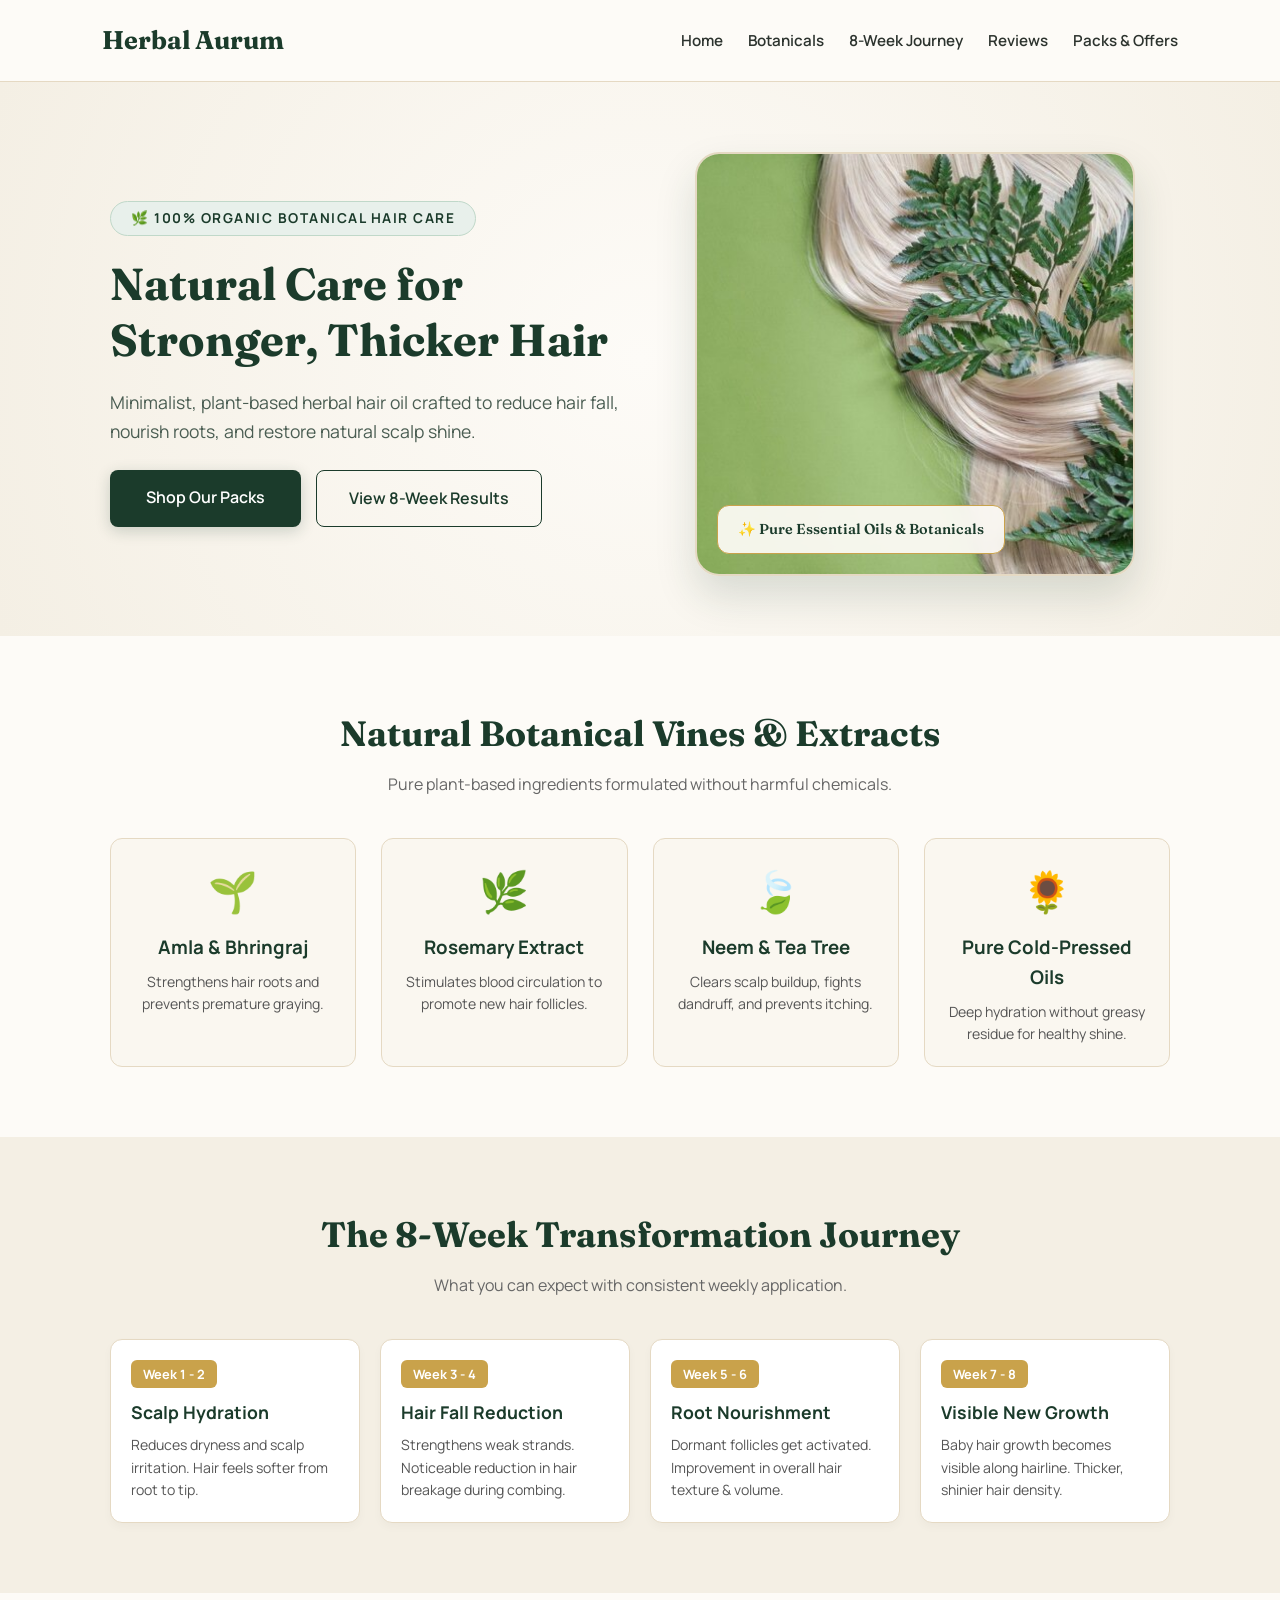
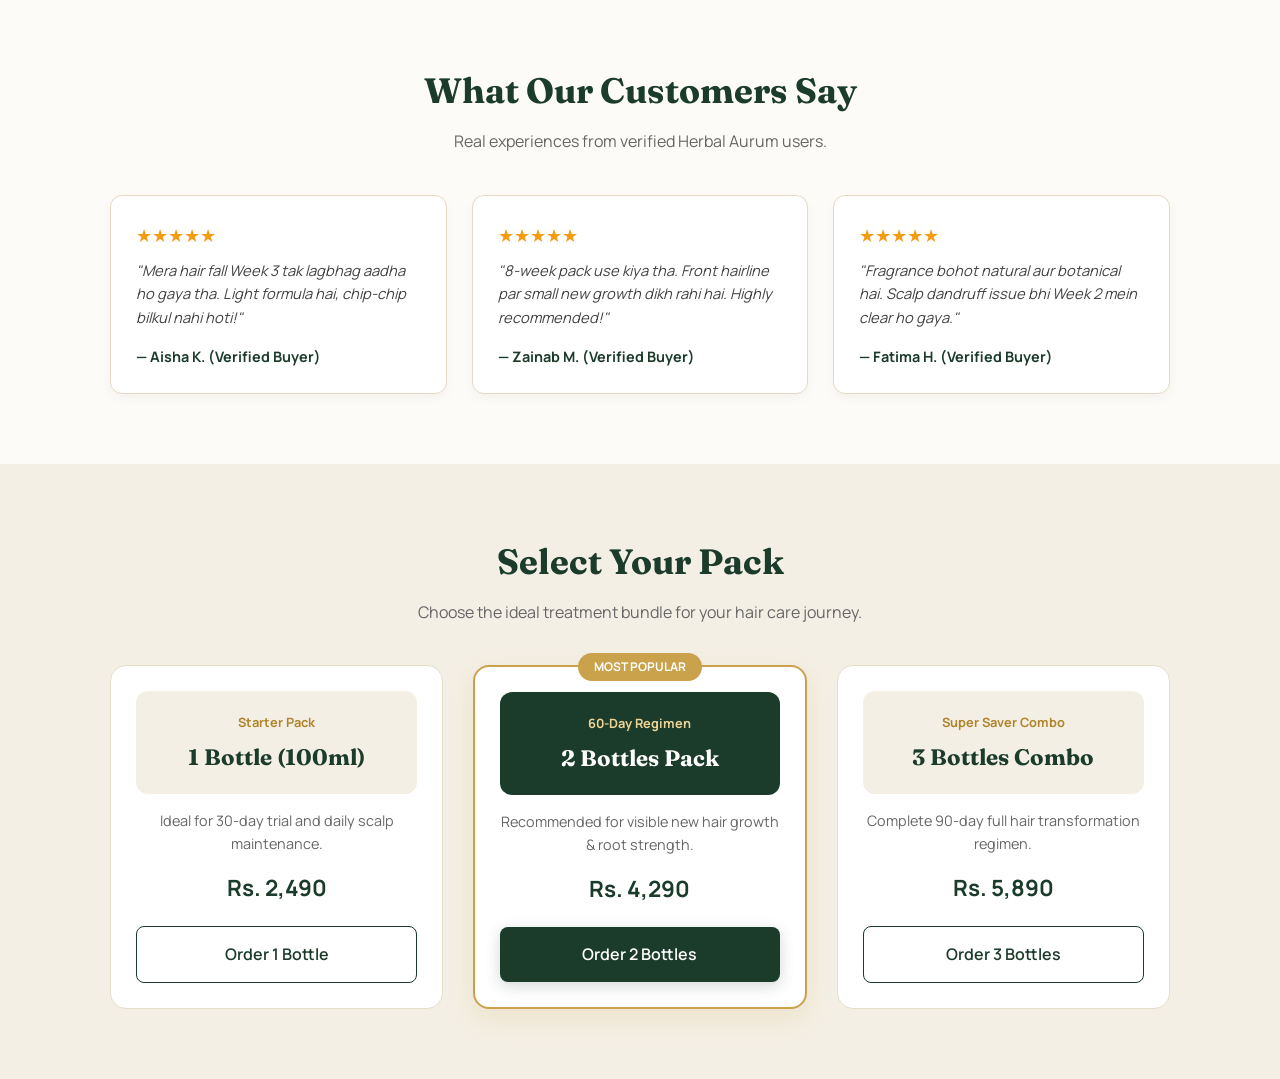
<file: index.html>
<!DOCTYPE html>
<html lang="en">
<head>
    <meta charset="UTF-8">
    <meta name="viewport" content="width=device-width, initial-scale=1.0">
    <title>Herbal Aurum | Premium Botanical Hair Care</title>
    
    <!-- Google Fonts -->
    <link rel="preconnect" href="https://fonts.googleapis.com">
    <link rel="preconnect" href="https://fonts.gstatic.com" crossorigin>
    <link href="https://fonts.googleapis.com/css2?family=Fraunces:ital,opsz,wght@0,9..144,300..900;1,9..144,300..900&family=Manrope:wght@300;400;500;600;700&display=swap" rel="stylesheet">
    
    <style>
        :root {
            --primary-color: #1B3B2B;
            --accent-gold: #C9A24B;
            --bg-color: #FDFBF7;
            --text-dark: #2C332E;
            --card-bg: #FFFFFF;
        }

        * { box-sizing: border-box; margin: 0; padding: 0; }

        body {
            font-family: 'Manrope', sans-serif;
            background-color: var(--bg-color);
            color: var(--text-dark);
            line-height: 1.6;
            overflow-x: hidden;
        }

        /* NAVBAR */
        .navbar {
            display: flex;
            justify-content: space-between;
            align-items: center;
            padding: 20px 8%;
            background: rgba(253, 251, 247, 0.95);
            backdrop-filter: blur(8px);
            border-bottom: 1px solid #E5D9C3;
            position: sticky;
            top: 0;
            z-index: 1000;
        }

        .logo {
            font-family: 'Fraunces', serif;
            font-size: 1.6rem;
            font-weight: 700;
            color: var(--primary-color);
        }

        .nav-links {
            display: flex;
            list-style: none;
            gap: 25px;
        }

        .nav-links a {
            text-decoration: none;
            color: var(--text-dark);
            font-weight: 600;
            font-size: 0.95rem;
            transition: color 0.3s ease;
        }

        .nav-links a:hover { color: var(--accent-gold); }

        /* LAYOUT CONTAINERS */
        .container {
            max-width: 1100px;
            margin: 0 auto;
            padding: 0 20px;
        }

        .section-padding { padding: 70px 0; }

        .section-title {
            font-family: 'Fraunces', serif;
            font-size: 2.2rem;
            color: var(--primary-color);
            text-align: center;
            margin-bottom: 10px;
        }

        .section-subtitle {
            text-align: center;
            color: #666;
            margin-bottom: 40px;
        }

        /* HERO SECTION */
        .hero {
            padding: 70px 20px 60px;
            background: radial-gradient(circle, #FDFBF7 0%, #F4EFE4 100%);
        }

        .hero-badge {
            display: inline-block;
            background: #E8F0EB;
            color: var(--primary-color);
            padding: 6px 20px;
            border-radius: 30px;
            font-weight: 700;
            font-size: 0.85rem;
            letter-spacing: 1.5px;
            text-transform: uppercase;
            margin-bottom: 20px;
            border: 1px solid #C0D8C9;
        }

        .hero-title {
            font-family: 'Fraunces', serif;
            font-size: 2.8rem;
            color: var(--primary-color);
            line-height: 1.25;
            margin-bottom: 20px;
        }

        .hero-text { font-size: 1.1rem; color: #4A5D52; margin-bottom: 25px; }

        .btn-primary {
            display: inline-block;
            background: var(--primary-color);
            color: #FFFFFF;
            padding: 15px 36px;
            border-radius: 8px;
            font-weight: 600;
            text-decoration: none;
            transition: all 0.3s ease;
            box-shadow: 0 4px 15px rgba(27, 59, 43, 0.2);
        }

        .btn-primary:hover { background: #11281C; transform: translateY(-2px); }

        .btn-secondary {
            display: inline-block;
            border: 1px solid var(--primary-color);
            color: var(--primary-color);
            padding: 15px 32px;
            border-radius: 8px;
            font-weight: 600;
            text-decoration: none;
            background: transparent;
            transition: all 0.3s ease;
        }

        .btn-secondary:hover { background: var(--primary-color); color: #FFFFFF; }

        /* TIMELINE (WEEK 1 TO WEEK 8) */
        .timeline-grid {
            display: grid;
            grid-template-columns: repeat(auto-fit, minmax(220px, 1fr));
            gap: 20px;
            margin-top: 30px;
        }

        .timeline-card {
            background: #FFF;
            border: 1px solid #E5D9C3;
            border-radius: 12px;
            padding: 20px;
            position: relative;
            box-shadow: 0 4px 10px rgba(0,0,0,0.03);
        }

        .week-badge {
            background: var(--accent-gold);
            color: #FFF;
            padding: 4px 12px;
            border-radius: 6px;
            font-size: 0.8rem;
            font-weight: 700;
            display: inline-block;
            margin-bottom: 10px;
        }

        /* INGREDIENTS / BOTANICAL VINES */
        .vines-grid {
            display: grid;
            grid-template-columns: repeat(auto-fit, minmax(200px, 1fr));
            gap: 25px;
            margin-top: 30px;
        }

        .vine-card {
            background: #FAF7F0;
            border-radius: 12px;
            padding: 20px;
            text-align: center;
            border: 1px solid #E5D9C3;
        }

        .vine-icon {
            font-size: 2.5rem;
            margin-bottom: 10px;
            display: block;
        }

        /* REVIEWS SECTION */
        .reviews-grid {
            display: grid;
            grid-template-columns: repeat(auto-fit, minmax(300px, 1fr));
            gap: 25px;
            margin-top: 30px;
        }

        .review-card {
            background: #FFF;
            border: 1px solid #E5D9C3;
            border-radius: 12px;
            padding: 25px;
            box-shadow: 0 4px 12px rgba(0,0,0,0.04);
        }

        .stars { color: #F39C12; margin-bottom: 10px; font-size: 1.1rem; }

        /* PACKS / PRODUCTS */
        .products-grid {
            display: grid;
            grid-template-columns: repeat(auto-fit, minmax(280px, 1fr));
            gap: 30px;
            margin-top: 40px;
        }

        .product-card {
            background: #FFFFFF;
            border: 1px solid #E5DEC9;
            border-radius: 16px;
            padding: 25px;
            text-align: center;
            position: relative;
            transition: transform 0.3s ease;
        }

        .featured-card {
            border: 2px solid var(--accent-gold);
            box-shadow: 0 10px 25px rgba(201, 162, 75, 0.15);
        }

        .badge-pop {
            position: absolute;
            top: -14px;
            left: 50%;
            transform: translateX(-50%);
            background: var(--accent-gold);
            color: #FFFFFF;
            font-size: 0.75rem;
            font-weight: 700;
            padding: 4px 16px;
            border-radius: 20px;
            text-transform: uppercase;
        }

        @media (max-width: 768px) {
            .hero-title { font-size: 2.2rem; text-align: center; }
            .hero-text { text-align: center; }
            .nav-links { display: none; }
        }
    </style>
</head>
<body>

    <!-- NAVBAR -->
    <nav class="navbar">
        <div class="logo">Herbal Aurum</div>
        <ul class="nav-links">
            <li><a href="#home">Home</a></li>
            <li><a href="#ingredients">Botanicals</a></li>
            <li><a href="#timeline">8-Week Journey</a></li>
            <li><a href="#reviews">Reviews</a></li>
            <li><a href="#products">Packs & Offers</a></li>
        </ul>
    </nav>

    <!-- HERO SECTION -->
    <section id="home" class="hero">
        <div class="container" style="display: grid; grid-template-columns: repeat(auto-fit, minmax(300px, 1fr)); gap: 40px; align-items: center;">
            <div>
                <div class="hero-badge">🌿 100% Organic Botanical Hair Care</div>
                <h1 class="hero-title">Natural Care for Stronger, Thicker Hair</h1>
                <p class="hero-text">Minimalist, plant-based herbal hair oil crafted to reduce hair fall, nourish roots, and restore natural scalp shine.</p>
                
                <div style="display: flex; gap: 15px; flex-wrap: wrap; margin-top: 25px;">
                    <a href="#products" class="btn-primary">Shop Our Packs</a>
                    <a href="#timeline" class="btn-secondary">View 8-Week Results</a>
                </div>
            </div>

            <!-- Image Container -->
            <div style="display: flex; justify-content: center; position: relative;">
                <div style="position: relative; width: 100%; max-width: 440px; border-radius: 24px; overflow: hidden; box-shadow: 0 20px 40px rgba(27, 59, 43, 0.15); border: 2px solid #E5D9C3;">
                    <img src="[data-uri]" 
                         alt="Herbal Aurum Botanical Hair Care" 
                         style="width: 100%; height: 420px; object-fit: cover; display: block;">
                    
                    <div style="position: absolute; bottom: 20px; left: 20px; background: rgba(253, 251, 247, 0.92); backdrop-filter: blur(8px); padding: 12px 20px; border-radius: 12px; border: 1px solid #C9A24B; font-family: 'Fraunces', serif; color: #1B3B2B; font-size: 0.9rem; font-weight: 600;">
                        ✨ Pure Essential Oils & Botanicals
                    </div>
                </div>
            </div>
        </div>
    </section>

    <!-- BOTANICAL INGREDIENTS / VINES SECTION -->
    <section id="ingredients" class="section-padding">
        <div class="container">
            <h2 class="section-title">Natural Botanical Vines & Extracts</h2>
            <p class="section-subtitle">Pure plant-based ingredients formulated without harmful chemicals.</p>
            
            <div class="vines-grid">
                <div class="vine-card">
                    <span class="vine-icon">🌱</span>
                    <h3 style="color: #1B3B2B; margin-bottom: 8px;">Amla & Bhringraj</h3>
                    <p style="font-size: 0.88rem; color: #555;">Strengthens hair roots and prevents premature graying.</p>
                </div>
                <div class="vine-card">
                    <span class="vine-icon">🌿</span>
                    <h3 style="color: #1B3B2B; margin-bottom: 8px;">Rosemary Extract</h3>
                    <p style="font-size: 0.88rem; color: #555;">Stimulates blood circulation to promote new hair follicles.</p>
                </div>
                <div class="vine-card">
                    <span class="vine-icon">🍃</span>
                    <h3 style="color: #1B3B2B; margin-bottom: 8px;">Neem & Tea Tree</h3>
                    <p style="font-size: 0.88rem; color: #555;">Clears scalp buildup, fights dandruff, and prevents itching.</p>
                </div>
                <div class="vine-card">
                    <span class="vine-icon">🌻</span>
                    <h3 style="color: #1B3B2B; margin-bottom: 8px;">Pure Cold-Pressed Oils</h3>
                    <p style="font-size: 0.88rem; color: #555;">Deep hydration without greasy residue for healthy shine.</p>
                </div>
            </div>
        </div>
    </section>

    <!-- 8-WEEK JOURNEY / TIMELINE SECTION -->
    <section id="timeline" class="section-padding" style="background: #F4EFE4;">
        <div class="container">
            <h2 class="section-title">The 8-Week Transformation Journey</h2>
            <p class="section-subtitle">What you can expect with consistent weekly application.</p>

            <div class="timeline-grid">
                <div class="timeline-card">
                    <span class="week-badge">Week 1 - 2</span>
                    <h3 style="font-size: 1.1rem; color: #1B3B2B; margin-bottom: 8px;">Scalp Hydration</h3>
                    <p style="font-size: 0.88rem; color: #555;">Reduces dryness and scalp irritation. Hair feels softer from root to tip.</p>
                </div>

                <div class="timeline-card">
                    <span class="week-badge">Week 3 - 4</span>
                    <h3 style="font-size: 1.1rem; color: #1B3B2B; margin-bottom: 8px;">Hair Fall Reduction</h3>
                    <p style="font-size: 0.88rem; color: #555;">Strengthens weak strands. Noticeable reduction in hair breakage during combing.</p>
                </div>

                <div class="timeline-card">
                    <span class="week-badge">Week 5 - 6</span>
                    <h3 style="font-size: 1.1rem; color: #1B3B2B; margin-bottom: 8px;">Root Nourishment</h3>
                    <p style="font-size: 0.88rem; color: #555;">Dormant follicles get activated. Improvement in overall hair texture & volume.</p>
                </div>

                <div class="timeline-card">
                    <span class="week-badge">Week 7 - 8</span>
                    <h3 style="font-size: 1.1rem; color: #1B3B2B; margin-bottom: 8px;">Visible New Growth</h3>
                    <p style="font-size: 0.88rem; color: #555;">Baby hair growth becomes visible along hairline. Thicker, shinier hair density.</p>
                </div>
            </div>
        </div>
    </section>

    <!-- CUSTOMER REVIEWS SECTION -->
    <section id="reviews" class="section-padding">
        <div class="container">
            <h2 class="section-title">What Our Customers Say</h2>
            <p class="section-subtitle">Real experiences from verified Herbal Aurum users.</p>

            <div class="reviews-grid">
                <div class="review-card">
                    <div class="stars">★★★★★</div>
                    <p style="font-size: 0.92rem; color: #444; font-style: italic; margin-bottom: 15px;">"Mera hair fall Week 3 tak lagbhag aadha ho gaya tha. Light formula hai, chip-chip bilkul nahi hoti!"</p>
                    <p style="font-weight: 700; color: #1B3B2B; font-size: 0.9rem;">— Aisha K. (Verified Buyer)</p>
                </div>

                <div class="review-card">
                    <div class="stars">★★★★★</div>
                    <p style="font-size: 0.92rem; color: #444; font-style: italic; margin-bottom: 15px;">"8-week pack use kiya tha. Front hairline par small new growth dikh rahi hai. Highly recommended!"</p>
                    <p style="font-weight: 700; color: #1B3B2B; font-size: 0.9rem;">— Zainab M. (Verified Buyer)</p>
                </div>

                <div class="review-card">
                    <div class="stars">★★★★★</div>
                    <p style="font-size: 0.92rem; color: #444; font-style: italic; margin-bottom: 15px;">"Fragrance bohot natural aur botanical hai. Scalp dandruff issue bhi Week 2 mein clear ho gaya."</p>
                    <p style="font-weight: 700; color: #1B3B2B; font-size: 0.9rem;">— Fatima H. (Verified Buyer)</p>
                </div>
            </div>
        </div>
    </section>

    <!-- PRODUCTS SECTION -->
    <section id="products" class="section-padding" style="background: #F4EFE4;">
        <div class="container">
            <h2 class="section-title">Select Your Pack</h2>
            <p class="section-subtitle">Choose the ideal treatment bundle for your hair care journey.</p>

            <div class="products-grid">
                <div class="product-card">
                    <div style="background: #f4efe4; border-radius: 12px; padding: 18px; margin-bottom: 15px;">
                        <span style="font-size: 0.8rem; font-weight: 700; color: #B0842A;">Starter Pack</span>
                        <h3 style="font-family: 'Fraunces', serif; font-size: 1.4rem; color: #1B3B2B; margin-top: 5px;">1 Bottle (100ml)</h3>
                    </div>
                    <p style="color: #666; font-size: 0.9rem; margin-bottom: 15px;">Ideal for 30-day trial and daily scalp maintenance.</p>
                    <p style="font-size: 1.4rem; font-weight: 700; color: #1B3B2B; margin-bottom: 20px;">Rs. 2,490</p>
                    <a href="#" class="btn-secondary" style="width: 100%;">Order 1 Bottle</a>
                </div>

                <div class="product-card featured-card">
                    <div class="badge-pop">Most Popular</div>
                    <div style="background: #1B3B2B; color: #fff; border-radius: 12px; padding: 18px; margin-bottom: 15px;">
                        <span style="font-size: 0.8rem; font-weight: 700; color: #EED596;">60-Day Regimen</span>
                        <h3 style="font-family: 'Fraunces', serif; font-size: 1.4rem; color: #fff; margin-top: 5px;">2 Bottles Pack</h3>
                    </div>
                    <p style="color: #666; font-size: 0.9rem; margin-bottom: 15px;">Recommended for visible new hair growth & root strength.</p>
                    <p style="font-size: 1.4rem; font-weight: 700; color: #1B3B2B; margin-bottom: 20px;">Rs. 4,290</p>
                    <a href="#" class="btn-primary" style="width: 100%;">Order 2 Bottles</a>
                </div>

                <div class="product-card">
                    <div style="background: #f4efe4; border-radius: 12px; padding: 18px; margin-bottom: 15px;">
                        <span style="font-size: 0.8rem; font-weight: 700; color: #B0842A;">Super Saver Combo</span>
                        <h3 style="font-family: 'Fraunces', serif; font-size: 1.4rem; color: #1B3B2B; margin-top: 5px;">3 Bottles Combo</h3>
                    </div>
                    <p style="color: #666; font-size: 0.9rem; margin-bottom: 15px;">Complete 90-day full hair transformation regimen.</p>
                    <p style="font-size: 1.4rem; font-weight: 700; color: #1B3B2B; margin-bottom: 20px;">Rs. 5,890</p>
                    <a href="#" class="btn-secondary" style="width: 100%;">Order 3 Bottles</a>
                </div>
            </div>
        </div>
    </section>

</body>
</html>
</file>
